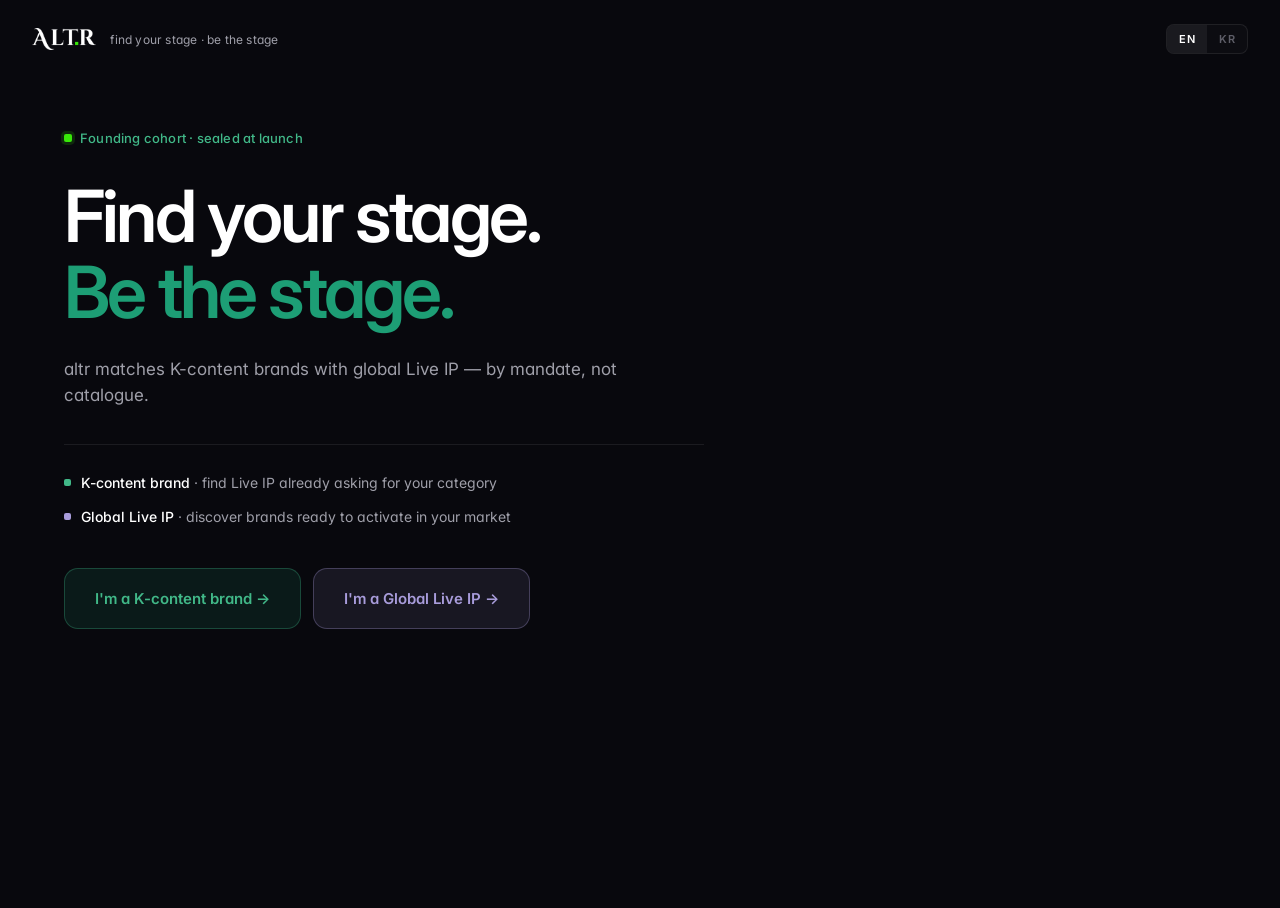
<file: index.html>
<!DOCTYPE html>
<html lang="en">
<head>
<meta charset="UTF-8">
<meta name="viewport" content="width=device-width, initial-scale=1">
<title>altr — find your stage</title>
<meta name="description" content="K-content brands meet global stages. Get matched with Live IP looking for exactly what you do. Join the altr waitlist.">
<meta name="theme-color" content="#08080D">

<meta property="og:type" content="website">
<meta property="og:title" content="altr — find your stage">
<meta property="og:description" content="K-content brands meet global stages. Get your first stage matches within 48 hours of launch.">
<meta property="og:image" content="/og-image.png">
<meta property="og:url" content="https://stage.altr.haus/">

<meta name="twitter:card" content="summary_large_image">
<meta name="twitter:title" content="altr — find your stage">
<meta name="twitter:description" content="K-content brands meet global stages. Join the altr waitlist.">
<meta name="twitter:image" content="/og-image.png">

<link rel="icon" type="image/png" href="/favicon.png">
<link rel="apple-touch-icon" href="/favicon.png">

<link rel="preconnect" href="https://fonts.googleapis.com">
<link rel="preconnect" href="https://fonts.gstatic.com" crossorigin>
<link href="https://fonts.googleapis.com/css2?family=Inter:wght@400;500;600;700&display=swap" rel="stylesheet">

<link rel="stylesheet" href="/styles.css">
</head>
<body class="is-hook">

<header class="topbar">
  <a class="topbar-left" href="/" onclick="event.preventDefault(); goHome();" aria-label="Back to home">
    <img src="/altr-logo-white.png" alt="altr" class="topbar-logo">
    <div class="topbar-tag">find your stage · be the stage</div>
  </a>
  <div class="lang-toggle" role="group" aria-label="language">
    <button class="lang-btn on" type="button" data-lang="en" onclick="setLang('en')">EN</button>
    <button class="lang-btn" type="button" data-lang="kr" onclick="setLang('kr')">KR</button>
  </div>
</header>

<div class="page">

<aside class="hero">
  <div class="hero-eyebrow"><span class="pdot"></span><span data-kr="파운딩 코호트 · 런칭 시 마감">Founding cohort · sealed at launch</span></div>
  <h1 class="hero-h1">
    <span class="ln1">Find your stage.</span>
    <span class="ln2">Be the stage.</span>
  </h1>
  <p class="hero-lede" data-kr="altr 은 K-콘텐츠 브랜드와 글로벌 Live IP 를 카탈로그가 아닌 매칭으로 연결해드립니다.">altr matches K-content brands with global Live IP &mdash; by mandate, not catalogue.</p>
  <div class="hero-pairs">
    <div class="hero-pair"><span class="pdot teal"></span><div><b data-kr="K-콘텐츠 브랜드">K-content brand</b> <span data-kr="· 당신의 카테고리를 이미 찾는 Live IP 발견">&middot; find Live IP already asking for your category</span></div></div>
    <div class="hero-pair"><span class="pdot purple"></span><div><b data-kr="글로벌 Live IP">Global Live IP</b> <span data-kr="· 당신의 마켓에서 활동 준비된 브랜드 발견">&middot; discover brands ready to activate in your market</span></div></div>
  </div>
</aside>

<div class="card">

<!-- HOOK / INTRO -->
<div class="screen on" id="intro">
  <div class="hero-eyebrow"><span class="pdot"></span><span data-kr="파운딩 코호트 · 런칭 시 마감">Founding cohort · sealed at launch</span></div>
  <h1 class="intro-h1"><span class="ln1">Find your stage.</span><span class="ln2">Be the stage.</span></h1>
  <p class="intro-lede" data-kr="altr 은 K-콘텐츠 브랜드와 글로벌 Live IP 를 카탈로그가 아닌 매칭으로 연결해드립니다.">altr matches K-content brands with global Live IP &mdash; by mandate, not catalogue.</p>
  <div class="intro-pairs">
    <div class="intro-pair"><span class="pdot teal"></span><div><b data-kr="K-콘텐츠 브랜드">K-content brand</b> <span data-kr="· 당신의 카테고리를 이미 찾는 Live IP 발견">&middot; find Live IP already asking for your category</span></div></div>
    <div class="intro-pair"><span class="pdot purple"></span><div><b data-kr="글로벌 Live IP">Global Live IP</b> <span data-kr="· 당신의 마켓에서 활동 준비된 브랜드 발견">&middot; discover brands ready to activate in your market</span></div></div>
  </div>
  <div class="intro-actions">
    <a class="intro-cta teal" href="/brands/" data-kr="K-콘텐츠 브랜드로 시작 →">I'm a K-content brand →</a>
    <a class="intro-cta purple" href="/rightholders/" data-kr="글로벌 Live IP 로 시작 →">I'm a Global Live IP →</a>
  </div>
</div>

<footer class="foot">
  <span>altr — find your stage · be the stage</span>
  <a href="mailto:hello@altr.haus">hello@altr.haus</a>
</footer>

</div><!-- /.card -->

</div><!-- /.page -->

<script>
// Minimal init for root: just apply language + render hook
(function() {
  const params = new URLSearchParams(location.search);
  let lang = (params.get('lang') || '').toLowerCase();
  if (lang !== 'en' && lang !== 'kr' && lang !== 'ko') {
    try { lang = localStorage.getItem('altr_lang') || ''; } catch (e) {}
  }
  if (lang !== 'en' && lang !== 'kr' && lang !== 'ko') {
    const nav = (navigator.language || 'en').toLowerCase();
    lang = nav.startsWith('ko') ? 'kr' : 'en';
  }
  if (lang === 'ko') lang = 'kr';
  setLangSimple(lang);

  function setLangSimple(l) {
    if (l !== 'en' && l !== 'kr') l = 'en';
    document.documentElement.lang = l === 'kr' ? 'ko' : 'en';
    document.querySelectorAll('.lang-btn').forEach(b => b.classList.toggle('on', b.dataset.lang === l));
    document.querySelectorAll('[data-kr]').forEach(el => {
      if (!el.dataset.en) el.dataset.en = el.innerHTML;
      el.innerHTML = l === 'kr' ? el.dataset.kr : el.dataset.en;
    });
    try { localStorage.setItem('altr_lang', l); } catch (e) {}
    window.__altrLang = l;
  }
  window.setLang = setLangSimple;
  window.goHome = function() { location.href = '/'; };
  document.body.classList.add('is-hook');
})();
</script>
</body>
</html>
</file>
<file: styles.css>
:root{
  --bg:#08080D;
  --card:#0F0F14;
  --line:rgba(255,255,255,.08);
  --line-2:rgba(255,255,255,.14);
  --line-strong:rgba(255,255,255,.24);
  --text:#FFFFFF;
  --text-2:#9F9FA9;
  --text-3:#5E5E68;
  --mint:#1D9E75;
  --mint-bright:#41B888;
  --lime:#38E709;
  --lavender:#A89CDB;
  --err:#FF8770;
}
*{box-sizing:border-box;margin:0;padding:0}
html,body{background:var(--bg)}
body{font-family:'Inter',-apple-system,BlinkMacSystemFont,'Segoe UI',sans-serif;color:var(--text);min-height:100vh;-webkit-font-smoothing:antialiased;font-feature-settings:'cv11','ss01'}

/* ---------- Topbar ---------- */
.topbar{display:flex;align-items:center;justify-content:space-between;gap:14px;padding:24px 32px;position:relative;z-index:2}
.topbar-left{display:flex;align-items:center;gap:14px;min-width:0;text-decoration:none;color:inherit;cursor:pointer;transition:opacity .15s}
.topbar-left:hover{opacity:.78}
.topbar-logo{height:22px;width:auto;display:block;flex-shrink:0}
.topbar-tag{font-size:12px;color:var(--text-2);letter-spacing:.2px;padding-top:1px}
.lang-toggle{display:flex;gap:0;border:1px solid var(--line);border-radius:8px;overflow:hidden;background:rgba(255,255,255,.02);flex-shrink:0}
.lang-btn{padding:7px 12px;font-size:11px;letter-spacing:.4px;color:var(--text-3);background:transparent;border:none;cursor:pointer;font-family:inherit;font-weight:600;transition:all .15s}
.lang-btn:hover{color:var(--text-2)}
.lang-btn.on{background:rgba(255,255,255,.06);color:var(--text)}
@media (max-width:480px){.topbar{padding:18px 20px;gap:10px}.topbar-tag{display:none}.lang-btn{padding:8px 12px}}

/* ---------- Page layout ---------- */
.page{display:flex;flex-direction:column;align-items:center;gap:40px;width:100%;max-width:520px;margin:0 auto;padding:32px 24px 64px}
.hero{display:none}

@media (min-width:1024px){
  .page{flex-direction:row;align-items:flex-start;justify-content:center;gap:96px;max-width:1180px;padding:24px 32px 80px;min-height:calc(100vh - 70px)}
  .hero{display:block;flex:1 1 0;max-width:500px;align-self:center}
  .card{flex:0 0 520px}
}

/* ---------- Hero (root index) ---------- */
.hero-eyebrow{display:inline-flex;align-items:center;gap:8px;font-size:12px;color:var(--mint-bright);font-weight:500;letter-spacing:.2px;margin-bottom:28px}
.hero-eyebrow .pdot{width:8px;height:8px;background:var(--lime);border-radius:2px;flex-shrink:0;box-shadow:0 0 0 3px rgba(56,231,9,.15)}
.hero-h1{font-family:inherit;font-size:52px;line-height:1.02;letter-spacing:-1.8px;margin-bottom:28px;color:var(--text);font-weight:600;text-wrap:balance}
.hero-h1 .ln1,.hero-h1 .ln2{display:block;white-space:nowrap}
.hero-h1 .ln2{color:var(--mint)}
@media (min-width:1200px){.hero-h1{font-size:64px;letter-spacing:-2.5px}}
.hero-lede{font-size:16px;color:var(--text-2);line-height:1.55;max-width:440px;margin-bottom:36px;font-weight:400}
.hero-pairs{display:flex;flex-direction:column;gap:14px;padding-top:24px;border-top:1px solid var(--line);max-width:460px}
.hero-pair{font-size:13px;color:var(--text);display:flex;align-items:flex-start;gap:12px;line-height:1.5}
.hero-pair .pdot{width:8px;height:8px;border-radius:2px;flex-shrink:0;margin-top:6px}
.hero-pair .pdot.teal{background:var(--mint-bright)}
.hero-pair .pdot.purple{background:var(--lavender)}
.hero-pair b{font-weight:500;color:var(--text)}
.hero-pair span{color:var(--text-2)}

/* ---------- Entry-page hero (for-brands / for-rightholders) ---------- */
.entry-hero{margin-bottom:40px;text-align:left}
.entry-eyebrow{display:inline-flex;align-items:center;gap:8px;font-size:11px;font-weight:600;letter-spacing:.4px;text-transform:uppercase;margin-bottom:20px;padding:5px 12px;border-radius:20px;border:1px solid}
.entry-eyebrow .pdot{width:6px;height:6px;border-radius:2px;flex-shrink:0;display:inline-block}
.entry-eyebrow.teal{color:var(--mint-bright);background:rgba(65,184,136,.06);border-color:rgba(65,184,136,.22)}
.entry-eyebrow.teal .pdot{background:var(--lime);box-shadow:0 0 0 3px rgba(56,231,9,.15)}
.entry-eyebrow.purple{color:var(--lavender);background:rgba(168,156,219,.06);border-color:rgba(168,156,219,.22)}
.entry-eyebrow.purple .pdot{background:var(--lavender)}

.entry-h1{font-family:inherit;font-size:36px;line-height:1.05;letter-spacing:-1.2px;margin-bottom:16px;color:var(--text);font-weight:600;text-wrap:balance}
.entry-h1 .ln1,.entry-h1 .ln2{display:block}
.entry-h1 .ln2{color:var(--mint)}
.entry-h1.purple .ln2{color:var(--lavender)}
.entry-h1 .accent-lime{color:var(--lime);font-weight:700;letter-spacing:-1px}

.entry-lede{font-size:15px;color:var(--text-2);line-height:1.55;max-width:540px;margin-bottom:24px;font-weight:400}

.entry-meta{display:flex;flex-wrap:wrap;gap:8px;margin-bottom:32px}
.entry-meta-chip{font-size:11px;color:var(--text-2);padding:6px 10px;border-radius:20px;border:1px solid var(--line);background:rgba(255,255,255,.02);display:inline-flex;align-items:center;gap:6px}
.entry-meta-chip b{color:var(--text);font-weight:500}
.entry-meta-chip .dot{width:8px;height:8px;border-radius:2px;flex-shrink:0}
.entry-meta-chip .dot.teal{background:var(--mint-bright)}
.entry-meta-chip .dot.lime{background:var(--lime)}
.entry-meta-chip .dot.purple{background:var(--lavender)}
.entry-meta-chip .dot.lime-pulse{background:var(--lime);animation:dot-pulse 1.5s ease-in-out infinite}
@keyframes dot-pulse{
  0%,100%{background:var(--lime);box-shadow:0 0 0 0 rgba(56,231,9,.6);transform:scale(1)}
  35%{background:#6BFC1F;box-shadow:0 0 14px 5px rgba(56,231,9,.55);transform:scale(1.3)}
  70%{background:var(--lime);box-shadow:0 0 0 0 rgba(56,231,9,0);transform:scale(1)}
}
.entry-meta-chip:has(.dot.lime-pulse){border-color:rgba(56,231,9,.32);background:rgba(56,231,9,.05)}

@media (min-width:768px){
  .entry-h1{font-size:48px;letter-spacing:-1.8px;margin-bottom:20px}
  .entry-lede{font-size:17px;margin-bottom:32px}
  .entry-hero{margin-bottom:48px}
}
@media (min-width:1024px){
  .entry-h1{font-size:56px;letter-spacing:-2.2px}
  .entry-hero{margin-bottom:56px}
}

/* ---------- Card / form container ---------- */
.card{background:var(--card);border-radius:18px;border:1px solid var(--line);padding:2rem;max-width:520px;width:100%}

/* Entry pages: card is the form, hero sits above it */
body.is-entry .card{background:transparent;border:none;padding:0;box-shadow:none}
body.is-entry .hero{display:none!important}
body.is-entry .side-toggle{display:none}

/* ---------- Side toggle (root only) ---------- */
.side-toggle{display:none}
.side-btn{flex:1;padding:11px 0;font-size:13px;text-align:center;cursor:pointer;color:var(--text-3);background:transparent;border:none;transition:all .15s;font-family:inherit;font-weight:500}
.side-btn:hover{color:var(--text-2)}
.side-btn.on{background:rgba(255,255,255,.06);color:var(--text)}

/* ---------- Progress ---------- */
.progress{display:flex;gap:4px;margin-bottom:1.75rem}
.pip{flex:1;height:3px;border-radius:2px;background:var(--line);transition:background .3s}
.pip.done{background:var(--mint-bright)}

/* ---------- Pill, question, sub ---------- */
.pill{display:inline-flex;align-items:center;gap:6px;font-size:11px;padding:4px 10px;border-radius:20px;margin-bottom:.75rem;letter-spacing:.2px;font-weight:500;border:1px solid var(--line)}
.pill::before{content:"";width:5px;height:5px;border-radius:1px;background:currentColor;flex-shrink:0}
.pill-teal{color:var(--mint-bright);background:rgba(65,184,136,.06)}
.pill-purple{color:var(--lavender);background:rgba(168,156,219,.06)}

.q{font-size:22px;font-weight:600;line-height:1.2;letter-spacing:-.5px;margin-bottom:.5rem;color:var(--text)}
.sub{font-size:14px;color:var(--text-2);margin-bottom:1.5rem;line-height:1.5}

@media (min-width:768px){.q{font-size:24px}}

/* ---------- FOMO bar ---------- */
.fomo{font-size:12px;color:var(--mint-bright);background:rgba(65,184,136,.06);border:1px solid rgba(65,184,136,.18);border-radius:8px;padding:9px 12px;margin-bottom:1.5rem;display:flex;align-items:center;gap:10px;line-height:1.5}
.dot{width:7px;height:7px;background:var(--lime);border-radius:1.5px;flex-shrink:0;display:inline-block;box-shadow:0 0 0 3px rgba(56,231,9,.15)}
.check{width:14px;height:14px;flex-shrink:0;display:inline-block;color:var(--mint-bright)}

/* ---------- Options ---------- */
.opts{display:flex;flex-direction:column;gap:8px}
.opt-btn{background:rgba(255,255,255,.02);border:1px solid var(--line);border-radius:12px;padding:16px 16px;text-align:left;cursor:pointer;font-size:13px;color:var(--text);line-height:1.45;transition:all .15s;width:100%;font-family:inherit;min-height:52px}
.opt-btn:hover{border-color:var(--line-2);background:rgba(255,255,255,.04)}
.opt-btn:active{transform:scale(.992)}
.opt-btn.sel{border-color:var(--mint);background:rgba(29,158,117,.08)}
.opt-title{font-weight:500;margin-bottom:2px;color:var(--text);font-size:14px}
.opt-sub{font-size:12.5px;color:var(--text-2);font-weight:400;line-height:1.5}

/* ---------- Input — 16px prevents iOS Safari auto-zoom on focus ---------- */
.inp{width:100%;font-size:16px;padding:14px 14px;border:1px solid var(--line);border-radius:10px;background:rgba(255,255,255,.03);color:var(--text);margin-bottom:8px;outline:none;font-family:inherit;transition:border-color .15s,background .15s;min-height:48px}
.inp::placeholder{color:var(--text-3)}
.inp:focus{border-color:var(--line-strong);background:rgba(255,255,255,.05)}
.inp.err{border-color:var(--err)}

/* ---------- Nav buttons ---------- */
.nav{display:flex;justify-content:space-between;align-items:center;margin-top:1.5rem;gap:12px}
.btn-next{font-size:14px;padding:14px 24px;border-radius:12px;border:none;background:var(--mint);color:#fff;cursor:pointer;font-family:inherit;font-weight:600;transition:background .15s,transform .05s;letter-spacing:.1px;min-height:48px}
.btn-next:hover{background:var(--mint-bright)}
.btn-next:active{transform:translateY(1px)}
.btn-next:disabled{background:rgba(255,255,255,.06);color:var(--text-3);cursor:default}
.btn-next:disabled:hover{background:rgba(255,255,255,.06)}
.btn-back{font-size:13px;padding:11px 14px;background:none;border:none;color:var(--text-2);cursor:pointer;font-family:inherit;min-height:44px}
.btn-back:hover{color:var(--text)}

.errmsg{font-size:12px;color:var(--err);margin-top:8px;line-height:1.4}

/* ---------- Match cards (success screens) ---------- */
.match-card{border:1px solid var(--line);border-radius:12px;padding:1rem 1.25rem;margin-bottom:8px;display:flex;justify-content:space-between;align-items:center;gap:12px;background:rgba(255,255,255,.02)}
.match-left{font-size:13px;color:var(--text)}
.match-tag{font-size:11px;padding:3px 10px;border-radius:20px;background:rgba(168,156,219,.08);color:var(--lavender);white-space:nowrap;flex-shrink:0;border:1px solid rgba(168,156,219,.18);font-weight:500}

/* ---------- Merged final step (slots + contact on one screen) ---------- */
.merged-section{margin-bottom:0}
.merged-label{font-size:11px;color:var(--text-3);font-weight:600;letter-spacing:.6px;text-transform:uppercase;margin-bottom:10px}
.merged-section .opts{margin-bottom:0}
.merged-divider{height:1px;background:var(--line);margin:24px 0 20px}

/* ---------- Sub-question (F&B, Restaurant cascade) ---------- */
.sub-opts{margin-top:20px;padding-top:20px;border-top:1px dashed var(--line);display:flex;flex-direction:column;gap:8px}
.sub-opts[hidden]{display:none}
.sub-opts .sub-q{font-size:15px;font-weight:600;color:var(--text);margin-bottom:4px;letter-spacing:-.2px}
.sub-opts .sub-lede{font-size:12.5px;color:var(--text-2);margin-bottom:10px;line-height:1.5}
.sub-opts .opt-btn{display:flex;justify-content:space-between;align-items:center;gap:12px}
.sub-opts .opt-content{flex:1;min-width:0}
.fit-tag{font-size:11px;padding:4px 10px;border-radius:20px;white-space:nowrap;flex-shrink:0;border:1px solid;font-weight:600;letter-spacing:.1px}
.fit-tag.strong{color:var(--mint-bright);background:rgba(65,184,136,.1);border-color:rgba(65,184,136,.32)}
.fit-tag.fit{color:var(--lavender);background:rgba(168,156,219,.08);border-color:rgba(168,156,219,.28)}
.fit-tag.limited{color:#e0b84a;background:rgba(224,184,74,.08);border-color:rgba(224,184,74,.28)}

/* ---------- Footer ---------- */
.foot{margin-top:1.5rem;padding-top:1rem;border-top:1px solid var(--line);display:flex;justify-content:space-between;align-items:center;gap:8px;font-size:11px;color:var(--text-3);flex-wrap:wrap}
.foot a{color:var(--text-2);text-decoration:none;border-bottom:1px solid var(--line)}
.foot a:hover{color:var(--text);border-color:var(--line-strong)}

/* ---------- Screens ---------- */
.screen{display:none}
.screen.on{display:block}

/* ---------- Perks block (success screens) ---------- */
.perks{border:1px solid rgba(65,184,136,.22);background:rgba(65,184,136,.05);border-radius:12px;padding:14px 16px;margin-bottom:14px}
.perks.lavender{border-color:rgba(168,156,219,.22);background:rgba(168,156,219,.05)}
.perks-title{font-size:10px;color:var(--mint-bright);font-weight:600;letter-spacing:.6px;text-transform:uppercase;margin-bottom:10px}
.perks.lavender .perks-title{color:var(--lavender)}
.perks ul{list-style:none;margin:0;padding:0;display:flex;flex-direction:column;gap:7px}
.perks li{font-size:13px;color:var(--text);line-height:1.45;padding-left:20px;position:relative}
.perks li::before{content:"✓";position:absolute;left:0;top:0;color:var(--mint-bright);font-weight:700;font-size:13px}
.perks.lavender li::before{color:var(--lavender)}

/* ---------- Root intro/hook ---------- */
.intro-h1{font-family:inherit;font-size:40px;line-height:1.05;letter-spacing:-1.2px;margin-bottom:20px;color:var(--text);font-weight:600;text-wrap:balance}
.intro-h1 .ln1,.intro-h1 .ln2{display:block}
.intro-h1 .ln2{color:var(--mint)}
.intro-lede{font-size:14px;color:var(--text-2);line-height:1.5;margin-bottom:24px}
.intro-pairs{display:flex;flex-direction:column;gap:10px;padding-top:20px;border-top:1px solid var(--line);margin-bottom:28px}
.intro-pair{font-size:12.5px;color:var(--text);display:flex;align-items:flex-start;gap:10px;line-height:1.45}
.intro-pair .pdot{width:7px;height:7px;border-radius:2px;flex-shrink:0;margin-top:6px}
.intro-pair .pdot.teal{background:var(--mint-bright)}
.intro-pair .pdot.purple{background:var(--lavender)}
.intro-pair b{font-weight:500;color:var(--text)}
.intro-pair span{color:var(--text-2)}
.intro-actions{display:flex;flex-direction:column;gap:10px}
.intro-cta{display:block;padding:18px 20px;border-radius:14px;font-family:inherit;font-size:15px;font-weight:600;cursor:pointer;text-align:left;transition:all .15s;border:1px solid;min-height:60px;text-decoration:none}
.intro-cta.teal{background:rgba(29,158,117,.12);border-color:rgba(65,184,136,.3);color:var(--mint-bright)}
.intro-cta.teal:hover{background:rgba(29,158,117,.2);border-color:var(--mint)}
.intro-cta.purple{background:rgba(168,156,219,.1);border-color:rgba(168,156,219,.3);color:var(--lavender)}
.intro-cta.purple:hover{background:rgba(168,156,219,.18);border-color:var(--lavender)}
body.is-hook .side-toggle,body.is-hook .progress,body.is-hook .foot{display:none}
body.is-hook .card{background:transparent;border:none;padding:0;max-width:none;box-shadow:none}
body:not(.is-hook):not(.is-entry) .hero{display:none!important}
body:not(.is-hook):not(.is-entry) .card{background:transparent;border:none;padding:0;box-shadow:none}
body.is-hook .intro-h1{font-size:44px;letter-spacing:-1.6px}
body.is-hook .intro-lede{font-size:15px;max-width:520px}
body.is-hook .intro-pairs{max-width:560px}
body.is-hook .intro-actions{max-width:520px;margin-top:8px}
@media (min-width:1024px){
  body.is-hook .hero{display:none}
  body.is-hook .page{justify-content:flex-start;max-width:1280px;padding:48px 64px 80px;align-items:flex-start}
  body.is-hook .card{flex:1 1 auto}
  body.is-hook .intro-h1{font-size:72px;letter-spacing:-2.8px;margin-bottom:28px}
  body.is-hook .intro-lede{font-size:17px;max-width:580px;margin-bottom:36px}
  body.is-hook .intro-pairs{max-width:640px;padding-top:28px;margin-bottom:40px;gap:14px}
  body.is-hook .intro-pair{font-size:14px}
  body.is-hook .intro-actions{flex-direction:row;max-width:none;gap:12px}
  body.is-hook .intro-cta{flex:0 0 auto;padding:20px 30px}
  body.is-hook .hero-eyebrow{margin-bottom:32px;font-size:13px}
}

.refer-btn{margin-top:1rem;font-size:12px;padding:11px 16px;border-radius:8px;border:1px solid var(--line);background:transparent;color:var(--text);cursor:pointer;font-family:inherit;transition:all .15s;font-weight:500;min-height:40px}
.refer-btn:hover{border-color:var(--line-strong);background:rgba(255,255,255,.04)}
.refer-btn.copied{background:rgba(65,184,136,.08);border-color:rgba(65,184,136,.3);color:var(--mint-bright)}

/* ---------- Golden Match (b5) — "altr already knows" framing ---------- */
.b5-recap{font-size:12.5px;color:var(--text-2);margin-bottom:14px;padding:11px 14px;background:rgba(168,156,219,.04);border-radius:10px;border:1px solid rgba(168,156,219,.16);line-height:1.55}
.b5-recap b{color:var(--text);font-weight:500}
.b5-recap:empty{display:none}

#b5-curated{display:flex;flex-direction:column;gap:10px;margin-bottom:18px}
#b5-curated:empty{display:none}
#b5-curated .opt-btn{padding:18px 18px;min-height:64px;border:1px solid var(--line-2);background:rgba(255,255,255,.025);display:flex;align-items:center;justify-content:space-between;gap:12px}
#b5-curated .opt-btn:hover{border-color:var(--mint);background:rgba(29,158,117,.06)}
#b5-curated .opt-btn.sel{border-color:var(--mint);background:rgba(29,158,117,.1)}
#b5-curated .opt-btn .opt-title{font-size:14.5px;margin-bottom:0;font-weight:500;flex:1;min-width:0}
#b5-curated .opt-btn .match-hint{font-size:10.5px;color:var(--mint-bright);font-weight:600;letter-spacing:.4px;text-transform:uppercase;padding:4px 9px;border:1px solid rgba(65,184,136,.28);background:rgba(65,184,136,.08);border-radius:20px;white-space:nowrap;flex-shrink:0}

.b5-or{font-size:12px;color:var(--text-3);margin:1rem 0 .5rem;letter-spacing:.2px;text-align:center;position:relative}
.b5-or::before,.b5-or::after{content:"";position:absolute;top:50%;width:30%;height:1px;background:var(--line)}
.b5-or::before{left:0}
.b5-or::after{right:0}

/* ---------- Mobile polish ---------- */
@media (max-width:480px){
  .card{padding:1.25rem;border-radius:14px}
  body{padding:0}
  .page{padding:20px 16px 56px;gap:28px}
  .q{font-size:22px}
  .sub{font-size:13.5px}
  .opt-btn{padding:14px 14px;min-height:48px;gap:10px}
  .opt-title{font-size:13.5px}
  .opt-sub{font-size:12px}
  .fomo{font-size:11.5px;padding:10px 12px;line-height:1.45}
  .nav{margin-top:1.25rem;gap:8px}
  .btn-next{padding:13px 18px;font-size:13.5px;min-height:46px;flex:0 1 auto;max-width:75%}
  .btn-back{padding:10px 8px;min-height:42px;flex-shrink:0}
  .entry-hero{margin-bottom:32px}
  .entry-h1{font-size:32px;letter-spacing:-1px;line-height:1.08}
  .entry-lede{font-size:14px;margin-bottom:24px}
  .entry-eyebrow{font-size:10px;padding:4px 10px;margin-bottom:16px}
  .entry-meta{gap:6px;margin-bottom:24px}
  .entry-meta-chip{font-size:10.5px;padding:5px 9px}
  .sub-opts{margin-top:16px;padding-top:16px}
  .sub-opts .sub-q{font-size:14px}
  .sub-opts .opt-btn{gap:8px;flex-wrap:wrap}
  .fit-tag{font-size:10px;padding:3px 8px}
  #b5-curated .opt-btn{padding:16px 14px;min-height:58px}
  #b5-curated .opt-btn .opt-title{font-size:13.5px}
  #b5-curated .opt-btn .match-hint{font-size:9.5px;padding:3px 7px}
  .b5-recap{font-size:12px;padding:10px 12px}
  .match-card{padding:.85rem 1rem}
  .match-card .match-left{font-size:12.5px}
  .pill{font-size:10.5px;padding:3px 9px}
  .topbar{padding:14px 16px}
  .topbar-logo{height:20px}
  .foot{font-size:10.5px;flex-direction:column;align-items:flex-start;gap:4px}
}

/* Very narrow (iPhone SE etc., ≤360px) */
@media (max-width:360px){
  .page{padding:16px 12px 48px}
  .card{padding:1rem}
  .entry-h1{font-size:28px}
  .q{font-size:20px}
  .opt-btn{padding:12px}
  .topbar{padding:12px 14px}
}
</file>
